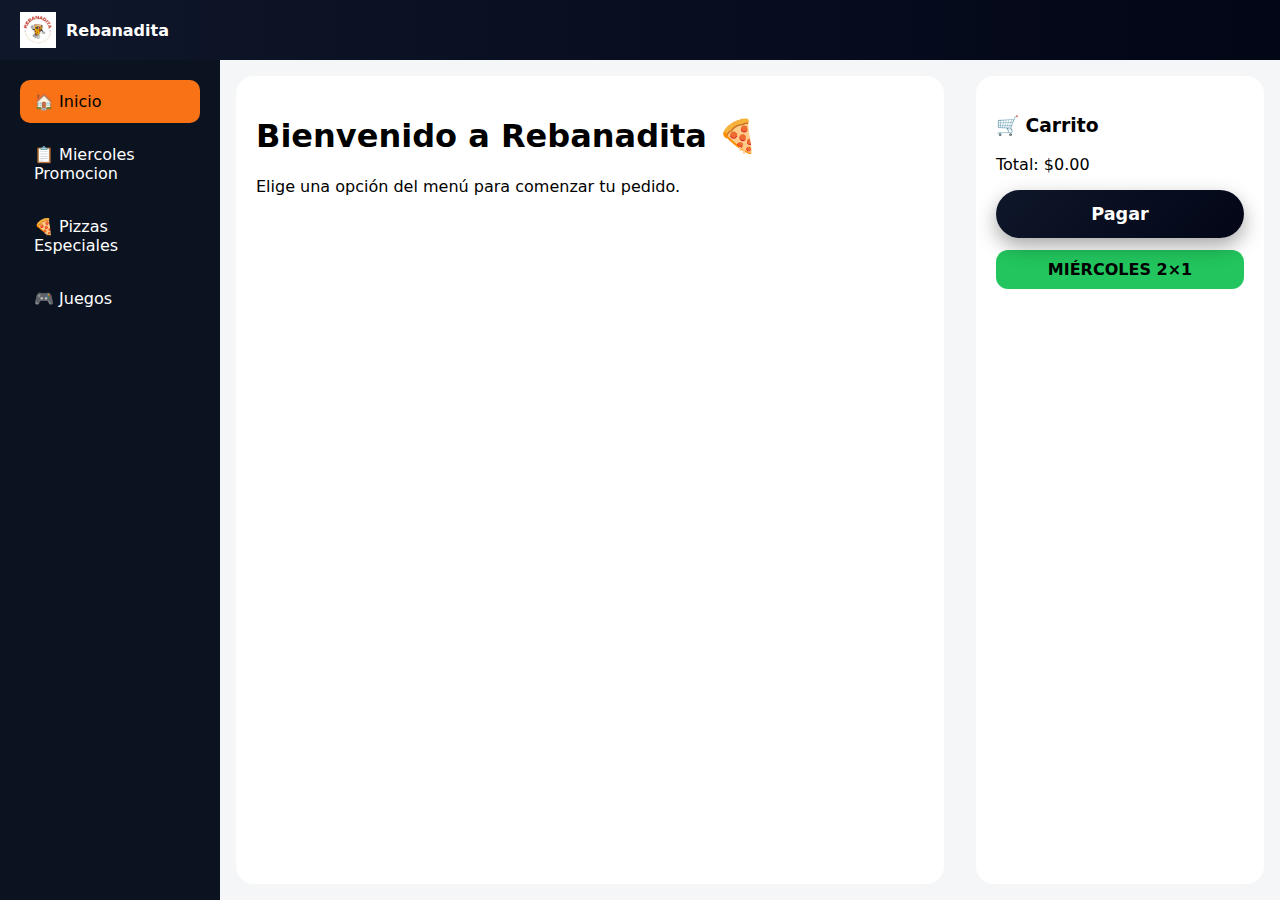
<file: Index.html>
<!DOCTYPE html>
<html lang="es">
<head>
  <meta charset="UTF-8">
  <title>Rebanadita</title>
  <meta name="viewport" content="width=device-width, initial-scale=1.0">
  <link rel="stylesheet" href="style.css">
</head>
<body>

<header class="main-header">
  <div class="logo">
    <img src="logo-rebanadita.jpg" alt="Rebanadita">
    <span>Rebanadita</span>
  </div>
</header>

<div class="layout">

  <nav class="sidebar">
    <a href="index.html" class="active">🏠 Inicio</a>
    <a href="menu.html">📋 Miercoles Promocion</a>
    <a href="menu-pizzas.html">🍕 Pizzas Especiales</a>
    <a href="indexJ.html">🎮 Juegos</a>
  </nav>

  <main class="content">
    <h1>Bienvenido a Rebanadita 🍕</h1>
    <p>Elige una opción del menú para comenzar tu pedido.</p>
  </main>

  <aside class="cart">
    <h3>🛒 Carrito</h3>
    <ul id="cart-items" class="cart-items"></ul>
    <p>Total: $<span id="cart-total">0.00</span></p>
    <button class="btn-pay">Pagar</button>
    <div class="promo-banner">MIÉRCOLES 2×1</div>
  </aside>

</div>

<script src="app.js"></script>
</body>
</html>
</file>
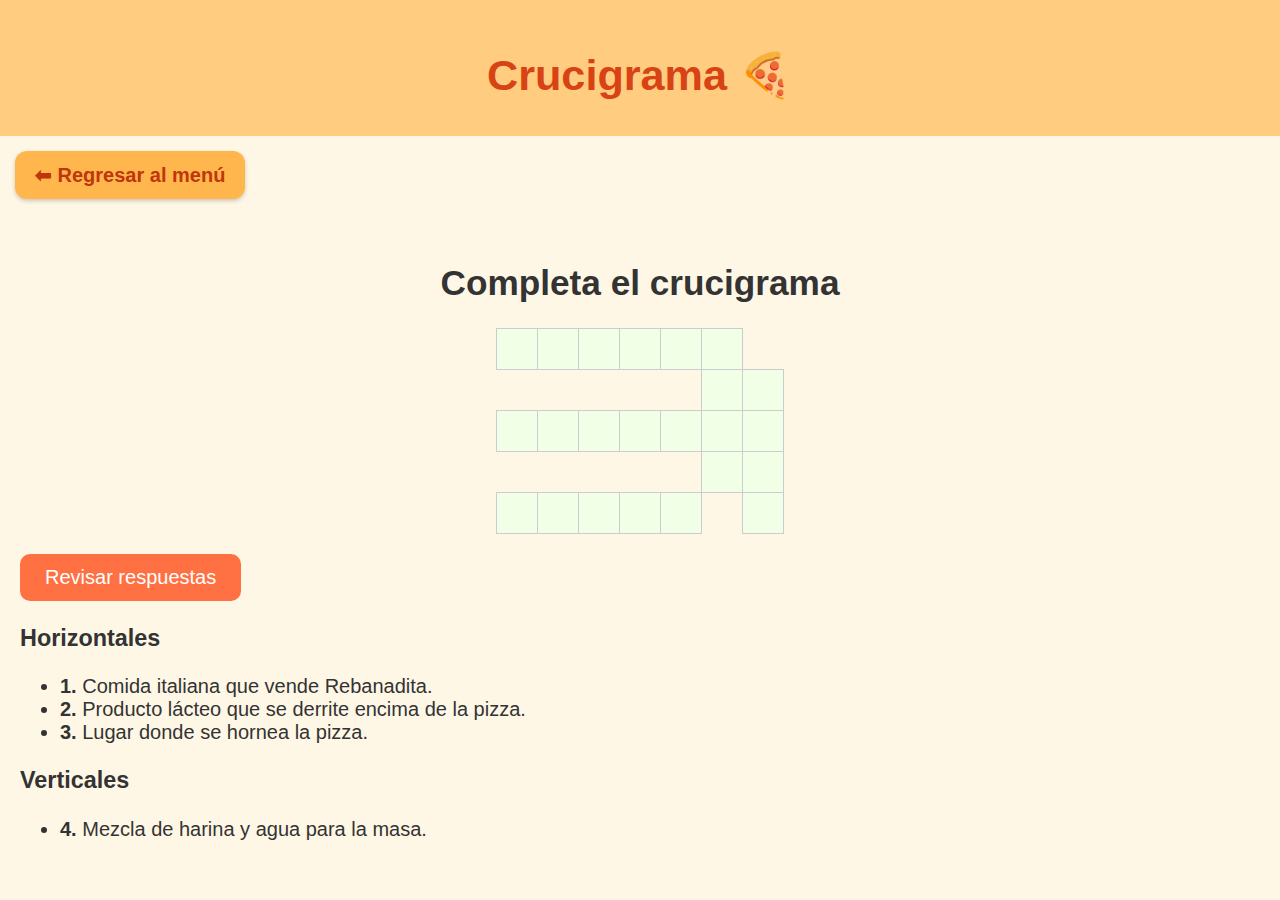
<file: crucigrama.html>
<!DOCTYPE html>
<html lang="es">
<head>
  <meta charset="UTF-8">
  <title>Crucigrama Rebanadita</title>
  <link rel="stylesheet" href="styles.css">
  <script src="crucigrama.js" defer></script>
</head>
<body>

<header class="banner">
  <h1>Crucigrama 🍕</h1>
</header>
<a href="indexJ.html" class="back-btn">⬅ Regresar al menú</a>

<main>
  <div id="cruci"></div>
</main>

</body>
</html>
</file>
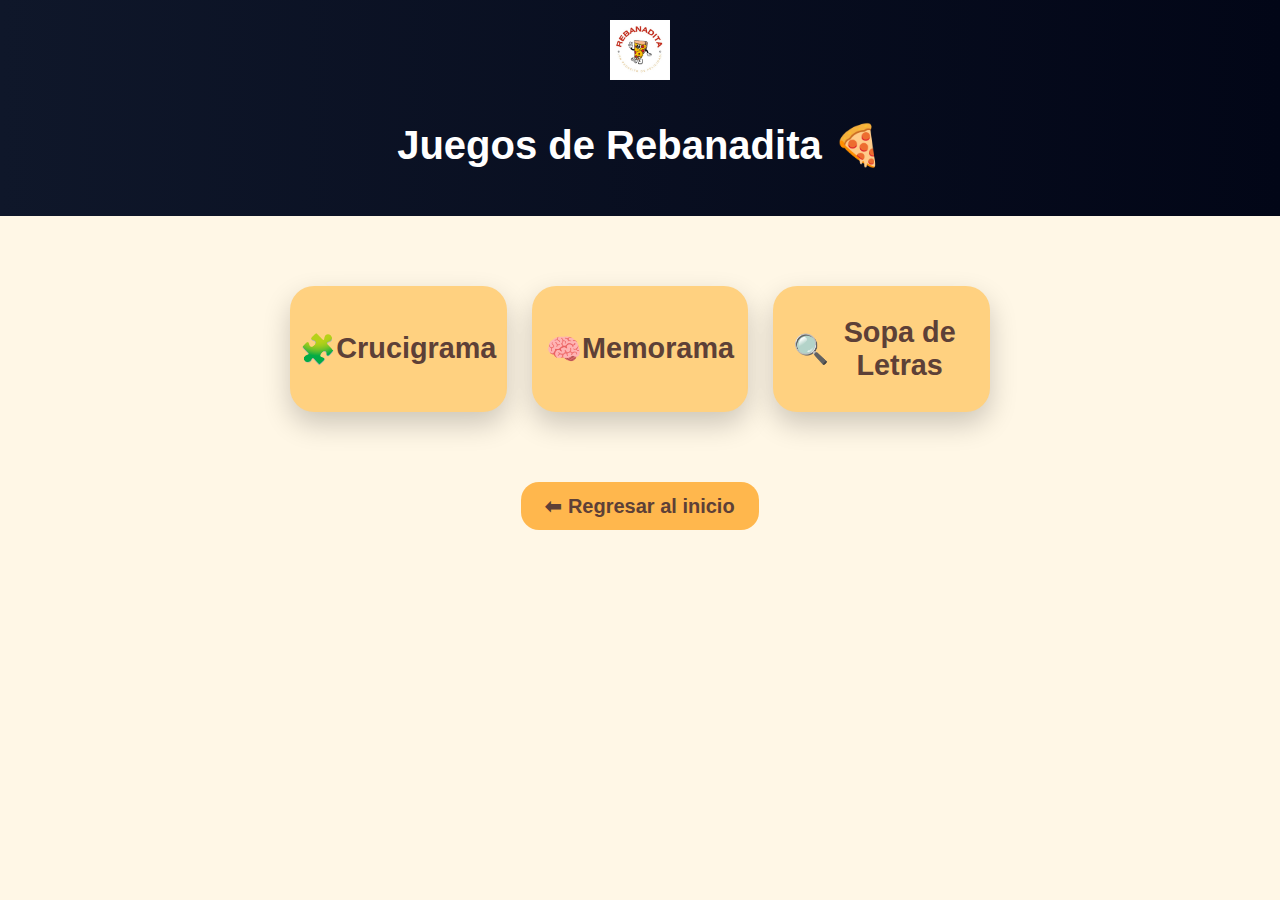
<file: indexJ.html>
<!DOCTYPE html>
<html lang="es">
<head>
  <meta charset="UTF-8">
  <title>Juegos – Rebanadita</title>
  <meta name="viewport" content="width=device-width, initial-scale=1.0">
  <link rel="stylesheet" href="styles.css">
</head>
<body>

<header class="games-header">
  <img src="logo-rebanadita.jpg" alt="Rebanadita">
  <h1>Juegos de Rebanadita 🍕</h1>
</header>

<main class="games-container">

  <div class="games-grid">
    <a href="crucigrama.html" class="game-card">
      🧩
      <span>Crucigrama</span>
    </a>

    <a href="memorama.html" class="game-card">
      🧠
      <span>Memorama</span>
    </a>

    <a href="sopa.html" class="game-card">
      🔍
      <span>Sopa de Letras</span>
    </a>
  </div>

  <a href="index.html" class="games-back">
    ⬅ Regresar al inicio
  </a>

</main>

</body>
</html>
</file>
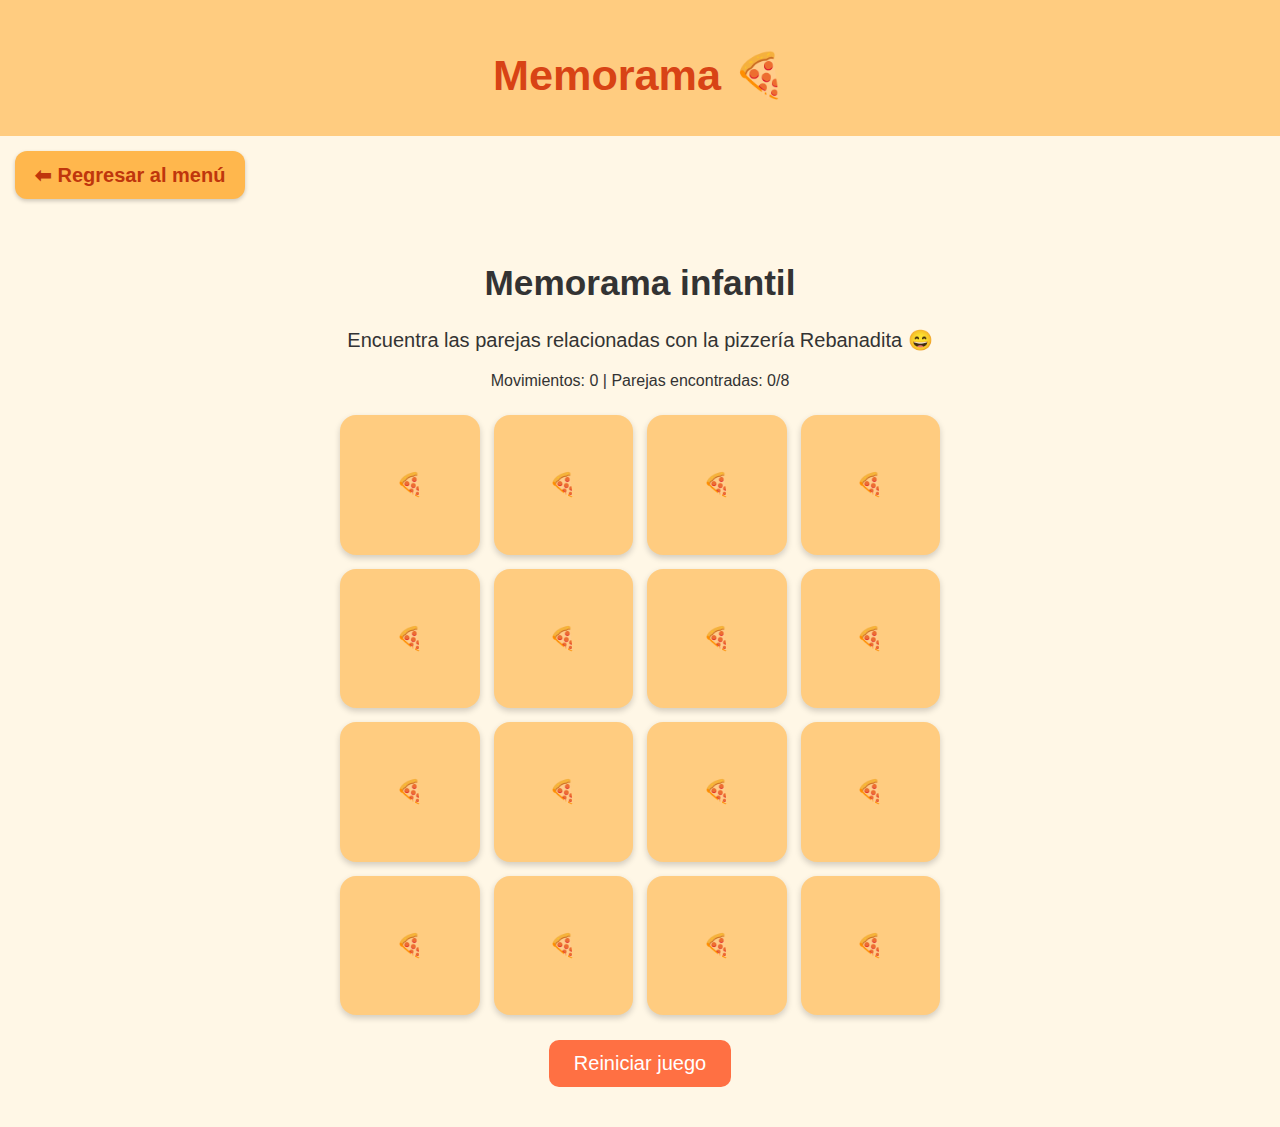
<file: memorama.html>
<!DOCTYPE html>
<html lang="es">
<head>
  <meta charset="UTF-8">
  <title>Memorama - Rebanadita</title>
  <link rel="stylesheet" href="styles.css">
  <script src="memorama.js" defer></script>
</head>
<body>
  <header class="banner">
    <h1>Memorama 🍕</h1>
  </header>

  <a href="indexJ.html" class="back-btn">⬅ Regresar al menú</a>

  <main class="memory-container">
    <h2>Memorama infantil</h2>
    <p>Encuentra las parejas relacionadas con la pizzería Rebanadita 😄</p>

    <div class="memory-stats">
      Movimientos: <span id="memory-moves">0</span> |
      Parejas encontradas: <span id="memory-matches">0</span>/8
    </div>

    <div id="memory-grid" class="memory-grid"></div>

    <button id="memory-reset">Reiniciar juego</button>
    <p id="memory-message"></p>
  </main>
</body>
</html>
</file>
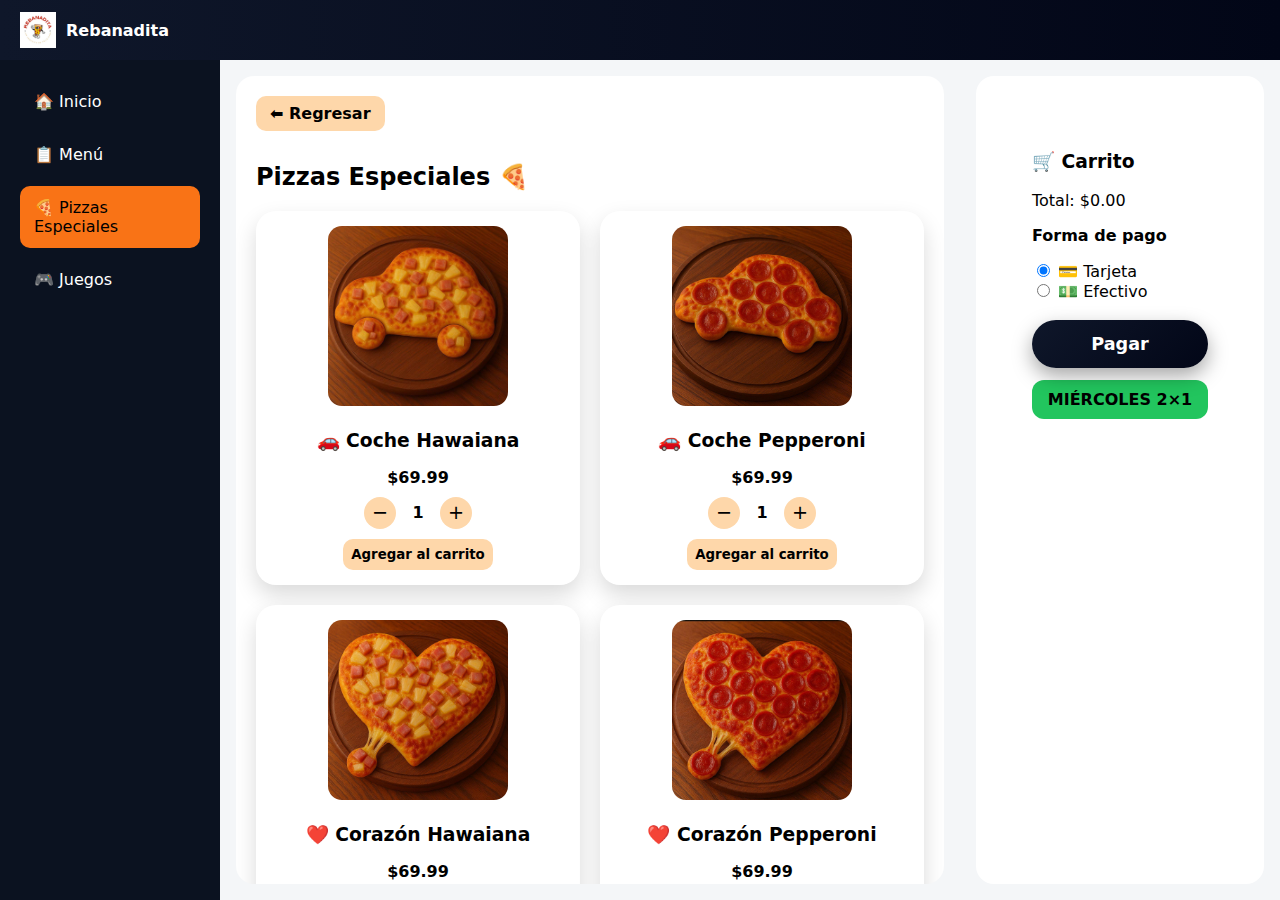
<file: menu-pizzas.html>
<!DOCTYPE html>
<html lang="es">
<head>
  <meta charset="UTF-8">
  <title>Pizzas Especiales – Rebanadita</title>
  <meta name="viewport" content="width=device-width, initial-scale=1.0">
  <link rel="stylesheet" href="style.css">
</head>
<body>

<header class="main-header">
  <div class="logo">
    <img src="logo-rebanadita.jpg" alt="Rebanadita">
    <span>Rebanadita</span>
  </div>
</header>

<div class="layout">

<nav class="sidebar">
  <a href="index.html">🏠 Inicio</a>
  <a href="menu.html">📋 Menú</a>
  <a href="menu-pizzas.html" class="active">🍕 Pizzas Especiales</a>
  <a href="indexJ.html">🎮 Juegos</a>
</nav>

<main class="content">
  <a href="index.html" class="back-btn">⬅ Regresar</a>

  <h2>Pizzas Especiales 🍕</h2>

  <div class="menu-grid">

    <!-- COCHE HAWAIANA -->
    <div class="product-card"
      data-name="Pizza Coche Hawaiana"
      data-price="69.99">

      <img src="img/coche-hawaiiana.jpg" alt="Coche Hawaiana">
      <h3>🚗 Coche Hawaiana</h3>
      <p class="price">$69.99</p>

      <div class="qty-control">
        <button class="minus">−</button>
        <span class="qty">1</span>
        <button class="plus">+</button>
      </div>

      <button class="btn-add add-btn">Agregar al carrito</button>
    </div>

    <!-- COCHE PEPPERONI -->
    <div class="product-card"
      data-name="Pizza Coche Pepperoni"
      data-price="69.99">

      <img src="img/coche-pepperoni.jpg" alt="Coche Pepperoni">
      <h3>🚗 Coche Pepperoni</h3>
      <p class="price">$69.99</p>

      <div class="qty-control">
        <button class="minus">−</button>
        <span class="qty">1</span>
        <button class="plus">+</button>
      </div>

      <button class="btn-add add-btn">Agregar al carrito</button>
    </div>

    <!-- CORAZÓN HAWAIANA -->
    <div class="product-card"
      data-name="Pizza Corazón Hawaiana"
      data-price="69.99">

      <img src="img/corazon-hawaiiana.jpg" alt="Corazón Hawaiana">
      <h3>❤️ Corazón Hawaiana</h3>
      <p class="price">$69.99</p>

      <div class="qty-control">
        <button class="minus">−</button>
        <span class="qty">1</span>
        <button class="plus">+</button>
      </div>

      <button class="btn-add add-btn">Agregar al carrito</button>
    </div>

    <!-- CORAZÓN PEPPERONI -->
    <div class="product-card"
      data-name="Pizza Corazón Pepperoni"
      data-price="69.99">

      <img src="img/corazon-pepperoni.jpg" alt="Corazón Pepperoni">
      <h3>❤️ Corazón Pepperoni</h3>
      <p class="price">$69.99</p>

      <div class="qty-control">
        <button class="minus">−</button>
        <span class="qty">1</span>
        <button class="plus">+</button>
      </div>

      <button class="btn-add add-btn">Agregar al carrito</button>
    </div>

    <!-- DINOSAURIO -->
    <div class="product-card"
      data-name="Pizza Dinosaurio Pepperoni"
      data-price="69.99">

      <img src="img/dinosaurio.jpg" alt="Dinosaurio Pepperoni">
      <h3>🦖 Dinosaurio Pepperoni</h3>
      <p class="price">$69.99</p>

      <div class="qty-control">
        <button class="minus">−</button>
        <span class="qty">1</span>
        <button class="plus">+</button>
      </div>

      <button class="btn-add add-btn">Agregar al carrito</button>
    </div>

    <!-- MARIPOSA -->
    <div class="product-card"
      data-name="Pizza Mariposa Pepperoni"
      data-price="69.99">

      <img src="img/mariposa.jpg" alt="Mariposa Pepperoni">
      <h3>🦋 Mariposa Pepperoni</h3>
      <p class="price">$69.99</p>

      <div class="qty-control">
        <button class="minus">−</button>
        <span class="qty">1</span>
        <button class="plus">+</button>
      </div>

      <button class="btn-add add-btn">Agregar al carrito</button>
    </div>

    <!-- OSO -->
    <div class="product-card"
      data-name="Pizza Oso Queso"
      data-price="69.99">

      <img src="img/oso.jpg" alt="Oso Queso">
      <h3>🐻 Oso Queso</h3>
      <p class="price">$69.99</p>

      <div class="qty-control">
        <button class="minus">−</button>
        <span class="qty">1</span>
        <button class="plus">+</button>
      </div>

      <button class="btn-add add-btn">Agregar al carrito</button>
    </div>

  </div>
</main>

<aside class="cart">
  <aside class="cart">
  <h3>🛒 Carrito</h3>

  <ul id="cart-items" class="cart-items"></ul>

  <p>Total: $<span id="cart-total">0.00</span></p>

  <p><strong>Forma de pago</strong></p>
  <label>
    <input type="radio" name="payment" value="Tarjeta" checked>
    💳 Tarjeta
  </label><br>

  <label>
    <input type="radio" name="payment" value="Efectivo">
    💵 Efectivo
  </label>

  <br><br>

  <button class="btn-pay" id="pay-btn">Pagar</button>

  <div class="promo-banner">MIÉRCOLES 2×1</div>
</aside>

</aside>

</div>

<script src="app.js"></script>
</body>
</html>
</file>
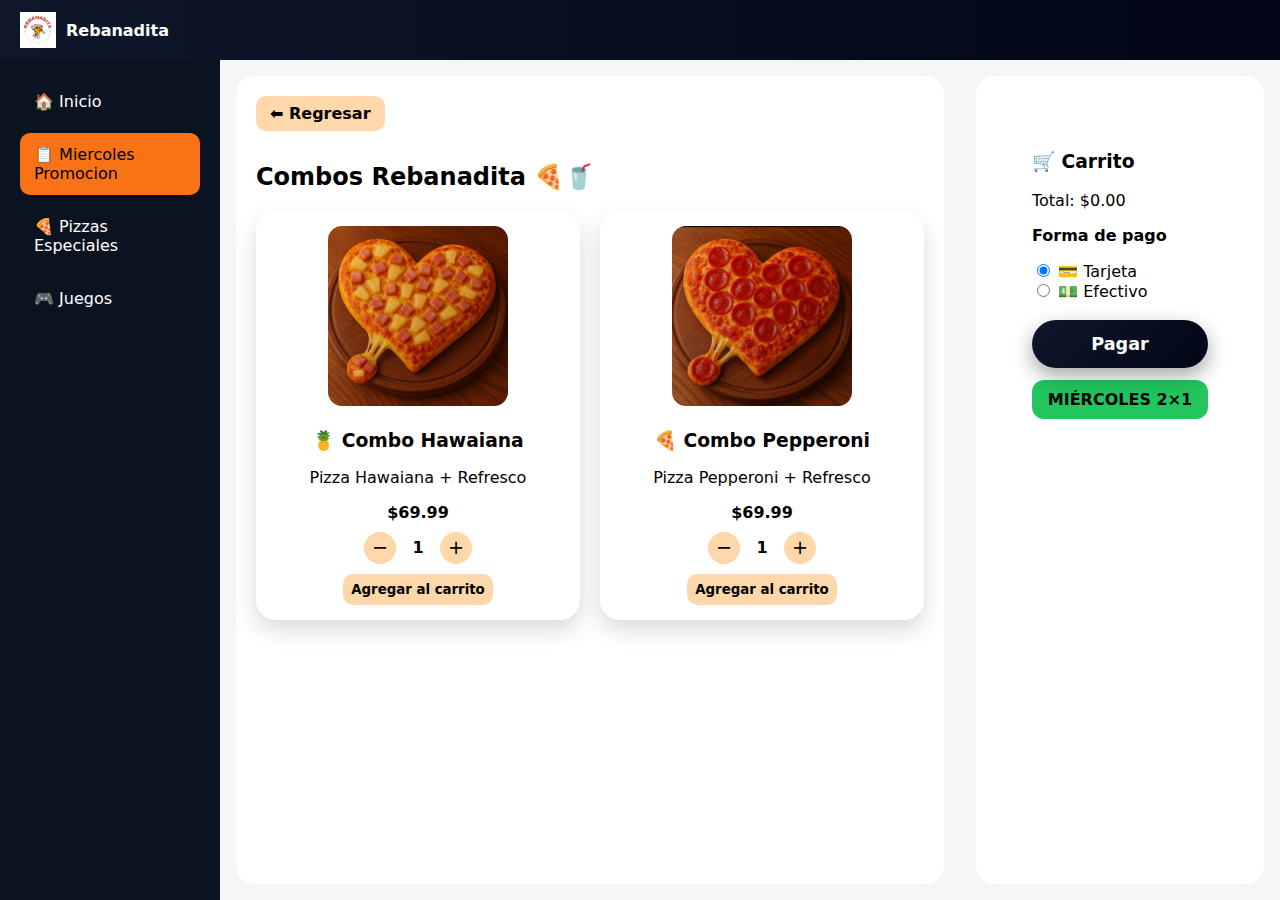
<file: menu.html>
<!DOCTYPE html>
<html lang="es">
<head>
  <meta charset="UTF-8">
  <title>Menú – Rebanadita</title>
  <meta name="viewport" content="width=device-width, initial-scale=1.0">
  <link rel="stylesheet" href="style.css">
</head>
<body>

<header class="main-header">
  <div class="logo">
    <img src="logo-rebanadita.jpg" alt="Rebanadita">
    <span>Rebanadita</span>
  </div>
</header>

<div class="layout">

<nav class="sidebar">
  <a href="index.html">🏠 Inicio</a>
  <a href="menu.html" class="active">📋 Miercoles Promocion </a>
  <a href="menu-pizzas.html">🍕 Pizzas Especiales</a>
  <a href="indexJ.html">🎮 Juegos</a>
</nav>

<main class="content">
  <a href="index.html" class="back-btn">⬅ Regresar</a>

  <h2>Combos Rebanadita 🍕🥤</h2>

  <div class="menu-grid">

    <!-- COMBO HAWAIANA -->
    <div class="product-card"
      data-name="Combo Pizza Hawaiana + Refresco"
      data-price="69.99">

      <img src="img/corazon-hawaiiana.jpg" alt="Combo Hawaiana">
      <h3>🍍 Combo Hawaiana</h3>
      <p>Pizza Hawaiana + Refresco</p>
      <p class="price">$69.99</p>

      <div class="qty-control">
        <button class="minus">−</button>
        <span class="qty">1</span>
        <button class="plus">+</button>
      </div>

      <button class="btn-add add-btn">Agregar al carrito</button>
    </div>

    <!-- COMBO PEPPERONI -->
    <div class="product-card"
      data-name="Combo Pizza Pepperoni + Refresco"
      data-price="69.99">

      <img src="img/corazon-pepperoni.jpg" alt="Combo Pepperoni">
      <h3>🍕 Combo Pepperoni</h3>
      <p>Pizza Pepperoni + Refresco</p>
      <p class="price">$69.99</p>

      <div class="qty-control">
        <button class="minus">−</button>
        <span class="qty">1</span>
        <button class="plus">+</button>
      </div>

      <button class="btn-add add-btn">Agregar al carrito</button>
    </div>

  </div>
</main>

<aside class="cart">
  <aside class="cart">
  <h3>🛒 Carrito</h3>

  <ul id="cart-items" class="cart-items"></ul>

  <p>Total: $<span id="cart-total">0.00</span></p>

  <p><strong>Forma de pago</strong></p>
  <label>
    <input type="radio" name="payment" value="Tarjeta" checked>
    💳 Tarjeta
  </label><br>

  <label>
    <input type="radio" name="payment" value="Efectivo">
    💵 Efectivo
  </label>

  <br><br>

  <button class="btn-pay" id="pay-btn">Pagar</button>

  <div class="promo-banner">MIÉRCOLES 2×1</div>
</aside>

</aside>

</div>

<script src="app.js"></script>
</body>
</html>
</file>
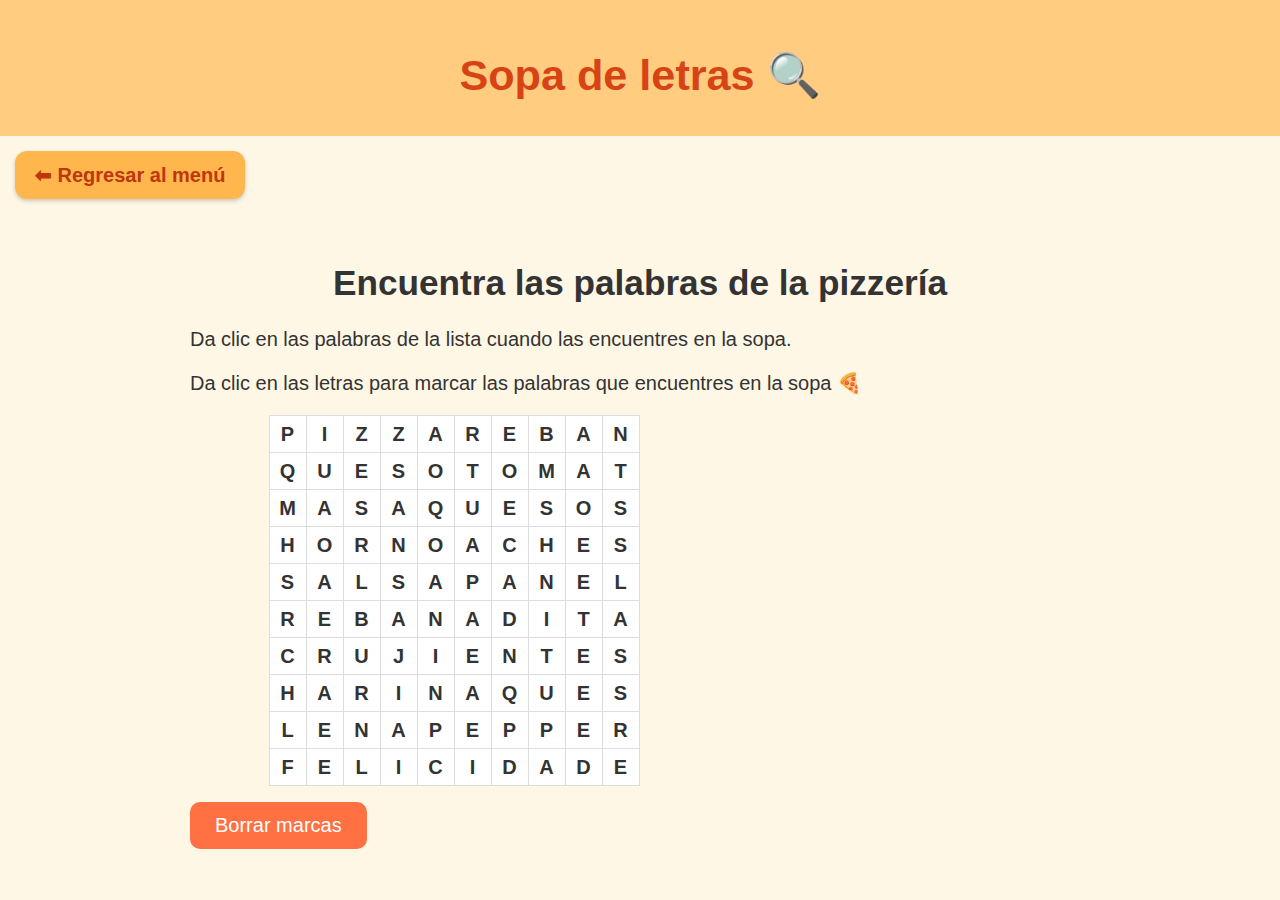
<file: sopa.html>
<!DOCTYPE html>
<html lang="es">
<head>
  <meta charset="UTF-8">
  <title>Sopa de letras - Rebanadita</title>
  <link rel="stylesheet" href="styles.css">
  <script src="sopa.js" defer></script>
</head>
<body>
  <header class="banner">
    <h1>Sopa de letras 🔍</h1>
  </header>

  <a href="indexJ.html" class="back-btn">⬅ Regresar al menú</a>

  <main class="wordsearch-container">
    <h2>Encuentra las palabras de la pizzería</h2>
    <p>Da clic en las palabras de la lista cuando las encuentres en la sopa.</p>

    <div id="wordsearch-root"></div>
  </main>
</body>
</html>
</file>
<file: style.css>
* {
  box-sizing: border-box;
  font-family: system-ui, -apple-system, BlinkMacSystemFont, "Segoe UI", sans-serif;
}

body {
  margin: 0;
  background: #f4f6f8;
}

.main-header {
  height: 60px;
  background: linear-gradient(90deg, #0f172a, #020617);
  color: white;
  display: flex;
  align-items: center;
  padding: 0 20px;
  justify-content: space-between;
}

.logo {
  display: flex;
  align-items: center;
  gap: 10px;
  font-weight: bold;
}

.logo img {
  height: 36px;
}

.layout {
  display: grid;
  grid-template-columns: 220px 1fr 320px;
  height: calc(100vh - 60px);
}

.sidebar {
  background: #0b1220;
  padding: 20px;
}

.sidebar a {
  display: block;
  padding: 12px 14px;
  color: white;
  text-decoration: none;
  border-radius: 10px;
  margin-bottom: 10px;
}

.sidebar a:hover,
.sidebar a.active {
  background: #f97316;
  color: black;
}

.content {
  background: white;
  margin: 16px;
  padding: 20px;
  border-radius: 18px;
  overflow-y: auto;
}

.cart {
  background: white;
  margin: 16px;
  padding: 20px;
  border-radius: 18px;
}

.cart-items {
  list-style: none;
  padding: 0;
  margin: 0 0 10px;
}

.cart-items li {
  display: flex;
  justify-content: space-between;
  margin-bottom: 8px;
}

.btn-add {
  background: #fed7aa;
  border: none;
  padding: 8px;
  border-radius: 10px;
  cursor: pointer;
  font-weight: bold;
}

.btn-add:hover {
  background: #fb923c;
  color: white;
}

.btn-pay {
  width: 100%;
  padding: 10px;
  background: #020617;
  color: white;
  border-radius: 14px;
  border: none;
}

.promo-banner {
  margin-top: 12px;
  background: #22c55e;
  color: black;
  text-align: center;
  padding: 10px;
  border-radius: 12px;
  font-weight: bold;
}

.back-btn {
  display: inline-block;
  margin-bottom: 12px;
  padding: 8px 14px;
  background: #fed7aa;
  border-radius: 10px;
  font-weight: bold;
  text-decoration: none;
  color: black;
}
@media (max-width: 1024px) {

  .layout {
    grid-template-columns: 180px 1fr 260px;
  }

  .sidebar a {
    font-size: 0.9rem;
    padding: 10px;
  }

  .content, .cart {
    margin: 10px;
    padding: 16px;
  }
}

/* CELULAR (hasta 768px) */
@media (max-width: 768px) {

  .layout {
    grid-template-columns: 1fr;
    grid-template-rows: auto auto auto;
    height: auto;
  }

  /* Sidebar pasa arriba */
  .sidebar {
    display: flex;
    flex-wrap: wrap;
    justify-content: space-around;
    padding: 10px;
  }

  .sidebar a {
    margin: 4px 0;
    flex: 1 1 45%;
    text-align: center;
    font-size: 1rem;
  }

  /* Área principal */
  .content {
    margin: 10px;
  }

  /* Carrito se va abajo */
  .cart {
    margin: 10px;
    order: 3;
  }

  /* Botones más grandes (dedos) */
  .btn-add {
    padding: 12px;
    font-size: 1rem;
  }

  .btn-pay {
    padding: 14px;
    font-size: 1.1rem;
  }

  /* Header más compacto */
  .main-header {
    flex-direction: column;
    height: auto;
    padding: 10px;
    gap: 6px;
  }
}

/* CELULARES PEQUEÑOS (hasta 480px) */
@media (max-width: 480px) {

  .sidebar a {
    flex: 1 1 100%;
    font-size: 1rem;
  }

  .logo img {
    height: 30px;
  }

  h1, h2 {
    font-size: 1.2rem;
  }

  .promo-banner {
    font-size: 0.9rem;
  }
}
/* ===== Cards de productos ===== */

.menu-grid {
  display: grid;
  grid-template-columns: repeat(auto-fit, minmax(220px, 1fr));
  gap: 20px;
}

.product-card {
  background: #fff;
  border-radius: 20px;
  padding: 15px;
  box-shadow: 0 10px 22px rgba(0,0,0,.15);
  text-align: center;
}

.product-card img {
  width: 100%;
  max-width: 180px;
  border-radius: 14px;
  margin-bottom: 10px;
}

.product-card h3 {
  margin: 10px 0 5px;
}

.price {
  font-weight: bold;
  margin-bottom: 10px;
}

.qty-control {
  display: flex;
  justify-content: center;
  align-items: center;
  gap: 10px;
  margin-bottom: 10px;
}

.qty-control button {
  width: 32px;
  height: 32px;
  border-radius: 50%;
  border: none;
  background: #fed7aa;
  font-size: 1.2rem;
  cursor: pointer;
}

.qty-control span {
  min-width: 24px;
  display: inline-block;
  font-weight: bold;
}
/* =========================
   BOTÓN PAGAR ANIMADO
   ========================= */

.btn-pay {
  position: relative;
  width: 100%;
  padding: 14px;
  font-size: 1.1rem;
  font-weight: bold;
  border: none;
  border-radius: 999px;
  background: linear-gradient(135deg, #0f172a, #020617);
  color: white;
  cursor: pointer;
  overflow: hidden;
  box-shadow: 0 8px 20px rgba(0,0,0,.35);
  transition: transform .2s ease, box-shadow .2s ease;
}

/* Efecto flotante */
.btn-pay:hover {
  transform: translateY(-3px);
  box-shadow: 0 12px 26px rgba(0,0,0,.45);
}

/* Al hacer click */
.btn-pay:active {
  transform: scale(.96);
  box-shadow: 0 6px 14px rgba(0,0,0,.35);
}

/* Brillo animado */
.btn-pay::before {
  content: "";
  position: absolute;
  top: 0;
  left: -100%;
  width: 100%;
  height: 100%;
  background: linear-gradient(
    120deg,
    transparent,
    rgba(255,255,255,.4),
    transparent
  );
  transition: left .6s;
}

.btn-pay:hover::before {
  left: 100%;
}

/* Pequeña animación "latido" */
@keyframes pulse {
  0% { box-shadow: 0 0 0 0 rgba(79,70,229,.5); }
  70% { box-shadow: 0 0 0 12px rgba(79,70,229,0); }
  100% { box-shadow: 0 0 0 0 rgba(79,70,229,0); }
}

/* Cuando el carrito tiene cosas */
.btn-pay.attention {
  animation: pulse 1.8s infinite;
}
</file>
<file: styles.css>
body {
  margin: 0;
  font-family: 'Comic Sans MS', Arial, sans-serif;
  background: #fff7e6;
  color: #333;
  font-size: 20px; /* ⬅ tamaño general más grande */
}

/* ---------------- HEADER ---------------- */

.banner {
  background: #ffcc80;
  padding: 35px 20px; /* más padding */
  text-align: center;
}

.banner img {
  height: 140px; /* ⬅ logo más grande */
}

.banner h1 {
  margin: 15px 0 0;
  color: #d84315;
  font-size: 2.7rem; /* ⬅ título grande */
}

/* ---------------- MENÚ PRINCIPAL ---------------- */

.menu {
  background: none; /* quitamos fondo sólido */
  padding: 25px;
  text-align: center;
}

/* Botones tipo tarjetas grandes */
.menu a {
  display: block;
  width: 55%;
  margin: 20px auto;
  padding: 22px 20px;
  font-size: 1.5rem; /* ⬅ texto grande */
  border-radius: 35px;
  background: #ffd27f;
  color: #a84300;
  text-decoration: none;
  font-weight: bold;
  box-shadow: 0 5px 12px rgba(0,0,0,0.18);
  transition: transform 0.2s ease, background 0.2s ease, box-shadow 0.2s ease;
}

.menu a:hover {
  background: #ffbf4d;
  transform: scale(1.05);
  box-shadow: 0 8px 16px rgba(0,0,0,0.25);
}

/* Ajustes pantallas grandes */
@media (min-width: 1400px) {
  .menu a {
    width: 40%;
  }
}

/* Ajustes para celulares */
@media (max-width: 600px) {
  .menu a {
    width: 90%;
    font-size: 1.3rem;
    padding: 18px;
  }
}

/* ---------------- MAIN ---------------- */

main {
  padding: 20px;
}

main h2 {
  font-size: 2.2rem; /* título interno más grande */
  text-align: center;
  margin-bottom: 25px;
}

/* ---------------- CRUCIGRAMA ---------------- */

table.cross {
  border-collapse: collapse;
  margin: 20px auto;
}

table.cross td {
  width: 38px;
  height: 38px;
  border: 1px solid #ccc;
  background: #f1ffe7;
}

td.block {
  background: #444;
}

td input {
  width: 100%;
  height: 100%;
  border: none;
  background: transparent;
  font-size: 20px;
  text-align: center;
}

.cross td:empty {
  border: none;
  background: none;
}

/* ---------------- BOTÓN GENERAL ---------------- */

button {
  padding: 12px 25px;
  background: #ff7043;
  color: white;
  border: none;
  border-radius: 10px;
  cursor: pointer;
  font-size: 20px; /* más grande */
}

button:hover {
  background: #ff5722;
}

/* ---------------- BOTÓN REGRESAR ---------------- */

.back-btn {
  display: inline-block;
  margin: 15px;
  padding: 12px 20px;
  background: #ffb74d;
  color: #bf360c;
  text-decoration: none;
  font-weight: bold;
  border-radius: 12px;
  box-shadow: 0 2px 4px rgba(0,0,0,0.2);
  font-family: "Comic Sans MS", Arial, sans-serif;
}

.back-btn:hover {
  background: #ffa726;
}
/* ================= MEMORAMA ================= */

.memory-container {
  max-width: 900px;
  margin: 0 auto;
  text-align: center;
}

.memory-grid {
  display: grid;
  grid-template-columns: repeat(4, minmax(80px, 1fr));
  gap: 14px;
  margin: 25px auto;
  max-width: 600px;
}

.memory-card {
  position: relative;
  padding-top: 100%; /* cuadrado */
  perspective: 800px;
  cursor: pointer;
}

.memory-card-inner {
  position: absolute;
  inset: 0;
  transform-style: preserve-3d;
  transition: transform 0.35s;
}

.memory-card.flipped .memory-card-inner {
  transform: rotateY(180deg);
}

.memory-face {
  position: absolute;
  inset: 0;
  border-radius: 16px;
  display: flex;
  align-items: center;
  justify-content: center;
  backface-visibility: hidden;
  box-shadow: 0 3px 6px rgba(0,0,0,0.18);
  font-size: 1.4rem;
}

.memory-front {
  background: #ffcc80;
  color: #a84300;
}

.memory-back {
  background: #fff9e0;
  color: #5d4037;
  transform: rotateY(180deg);
  padding: 6px;
  text-align: center;
  font-size: 1.1rem;
}

.memory-stats {
  font-size: 1rem;
  margin-bottom: 10px;
}

/* ================= SOPA DE LETRAS ================= */

.wordsearch-container {
  max-width: 900px;
  margin: 0 auto;
}

.wordsearch-wrapper {
  display: grid;
  grid-template-columns: minmax(0, 3fr) minmax(0, 2fr);
  gap: 20px;
  margin-top: 20px;
}

@media (max-width: 768px) {
  .wordsearch-wrapper {
    grid-template-columns: 1fr;
  }
}

.wordsearch-grid {
  border-collapse: collapse;
  margin: 0 auto;
}

.wordsearch-grid td {
  width: 34px;
  height: 34px;
  border: 1px solid #ddd;
  text-align: center;
  font-weight: 700;
  background: #ffffff;
}

.word-list h3 {
  margin-top: 0;
  font-size: 1.3rem;
}

.word-list ul {
  list-style: none;
  padding-left: 0;
  margin: 0;
  display: flex;
  flex-wrap: wrap;
  gap: 8px;
}

.word-list li {
  padding: 6px 10px;
  border-radius: 999px;
  background: #ffe0b2;
  cursor: pointer;
  font-size: 0.95rem;
}

.word-list li.found {
  background: #66bb6a;
  color: #fff;
  text-decoration: line-through;
}

.wordsearch-result {
  margin-top: 10px;
  font-weight: bold;
}
/* Letras marcadas en la sopa de letras */
.wordsearch-grid td.marked {
  background: #ffe082;           /* amarillo clarito */
  box-shadow: inset 0 0 0 2px #ffb300;
}
/* =========================
   FIX MENÚ JUEGOS
   ========================= */

.games-header {
  background: linear-gradient(90deg, #0f172a, #020617);
  color: white;
  text-align: center;
  padding: 20px;
}

.games-header img {
  height: 60px;
  margin-bottom: 10px;
}

.games-container {
  padding: 30px 20px;
  text-align: center;
}

.games-grid {
  display: grid;
  grid-template-columns: repeat(auto-fit, minmax(200px, 1fr));
  gap: 25px;
  max-width: 700px;
  margin: 40px auto;
}

.game-card {
  background: #ffd180;
  border-radius: 24px;
  padding: 30px 20px;
  font-size: 1.8rem;
  text-decoration: none;
  color: #5d4037;
  font-weight: bold;
  box-shadow: 0 12px 28px rgba(0,0,0,.2);
  transition: transform .25s, box-shadow .25s;
  display: flex;
  justify-content: center;
  align-items: center;
}

.game-card:hover {
  transform: translateY(-8px);
  box-shadow: 0 20px 40px rgba(0,0,0,.3);
  background: #ffb74d;
}

.games-back {
  display: inline-block;
  margin-top: 30px;
  padding: 12px 24px;
  background: #ffb74d;
  color: #5d4037;
  border-radius: 18px;
  font-weight: bold;
  text-decoration: none;
}

.games-back:hover {
  background: #ff9800;
  color: white;
}
</file>
